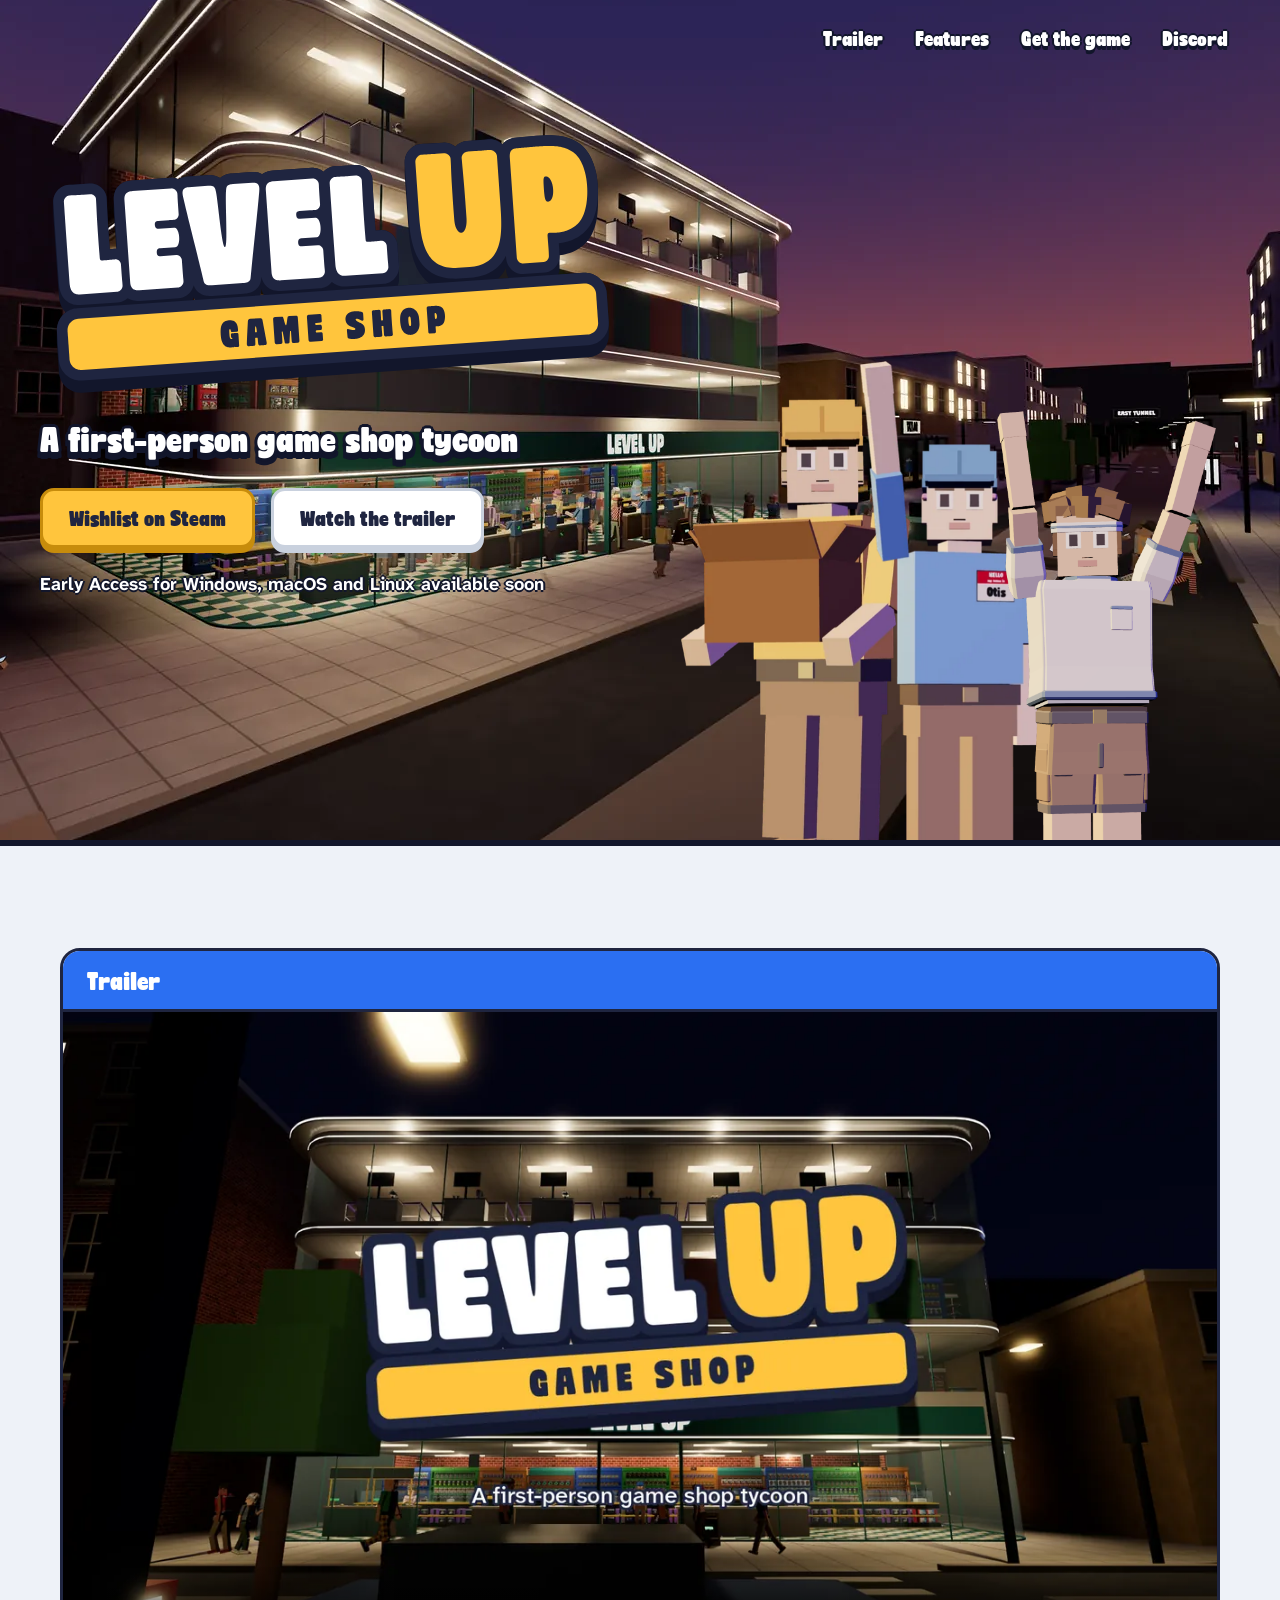
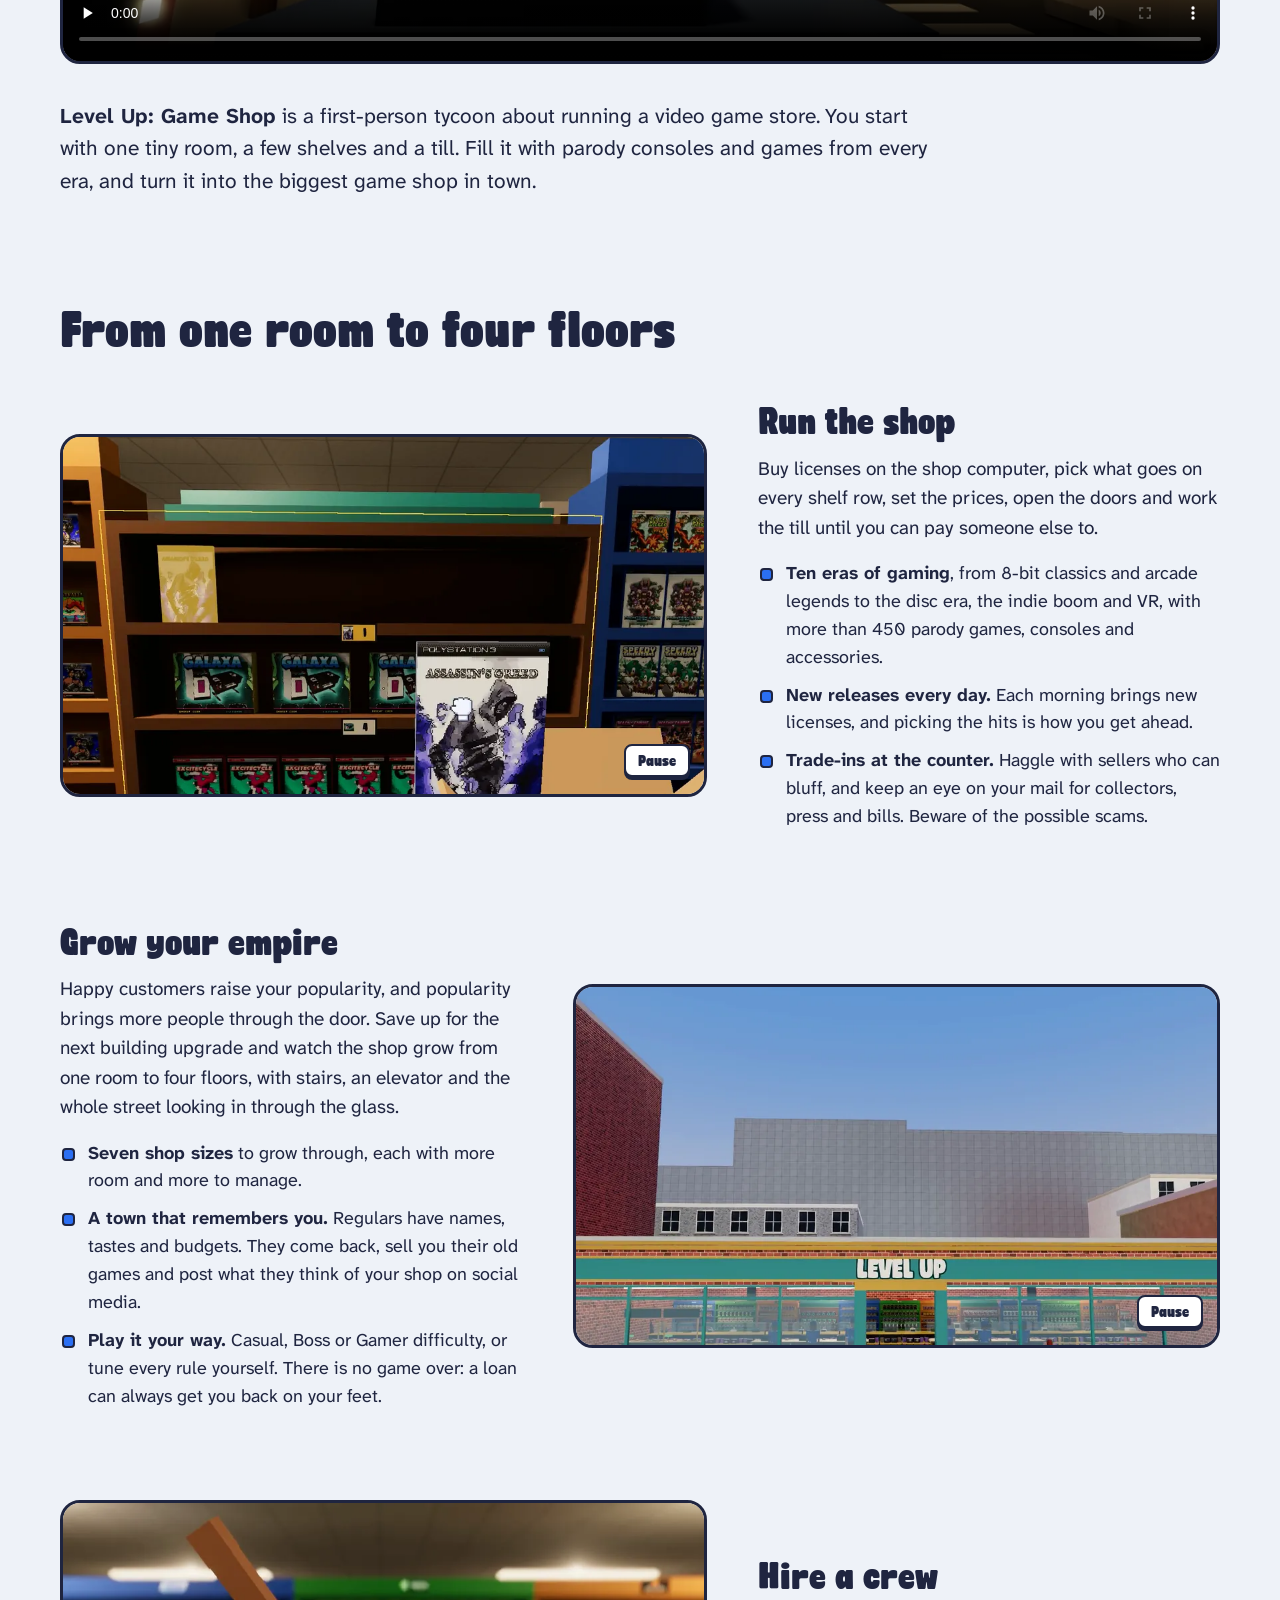
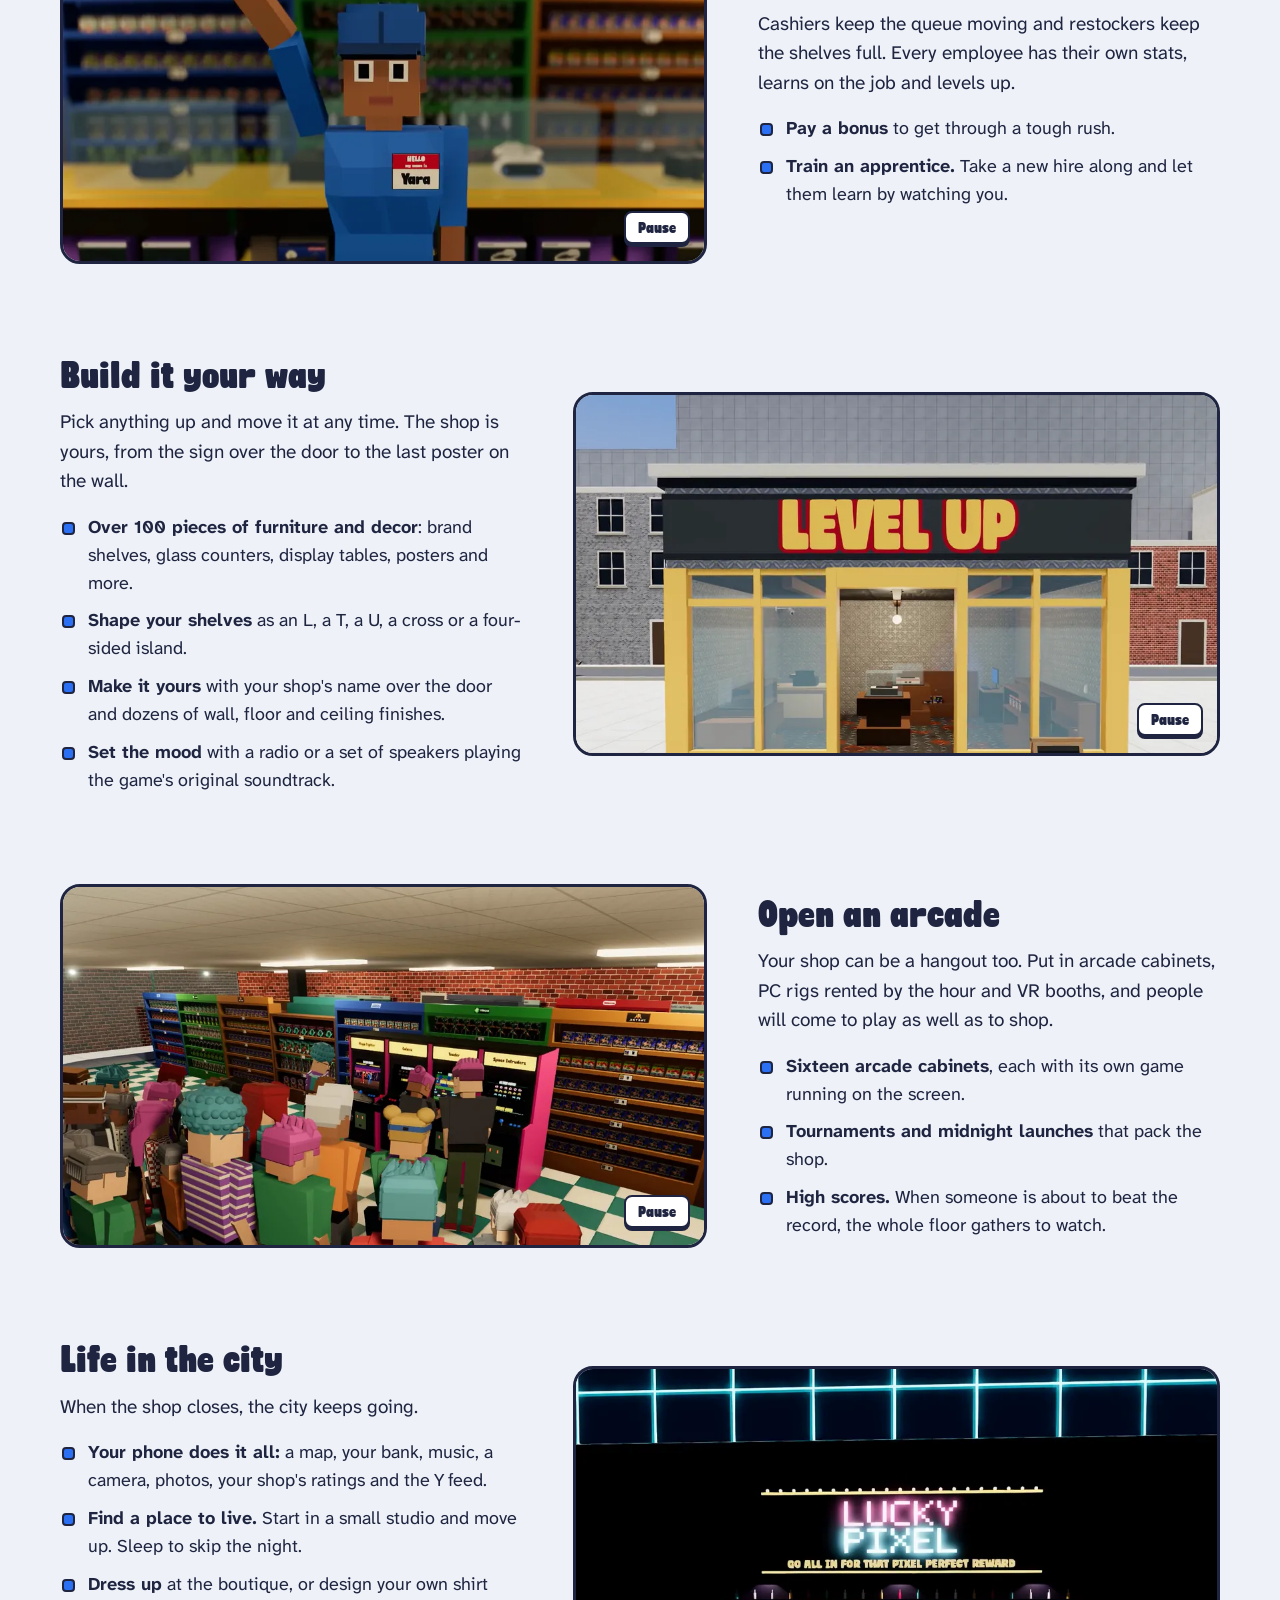
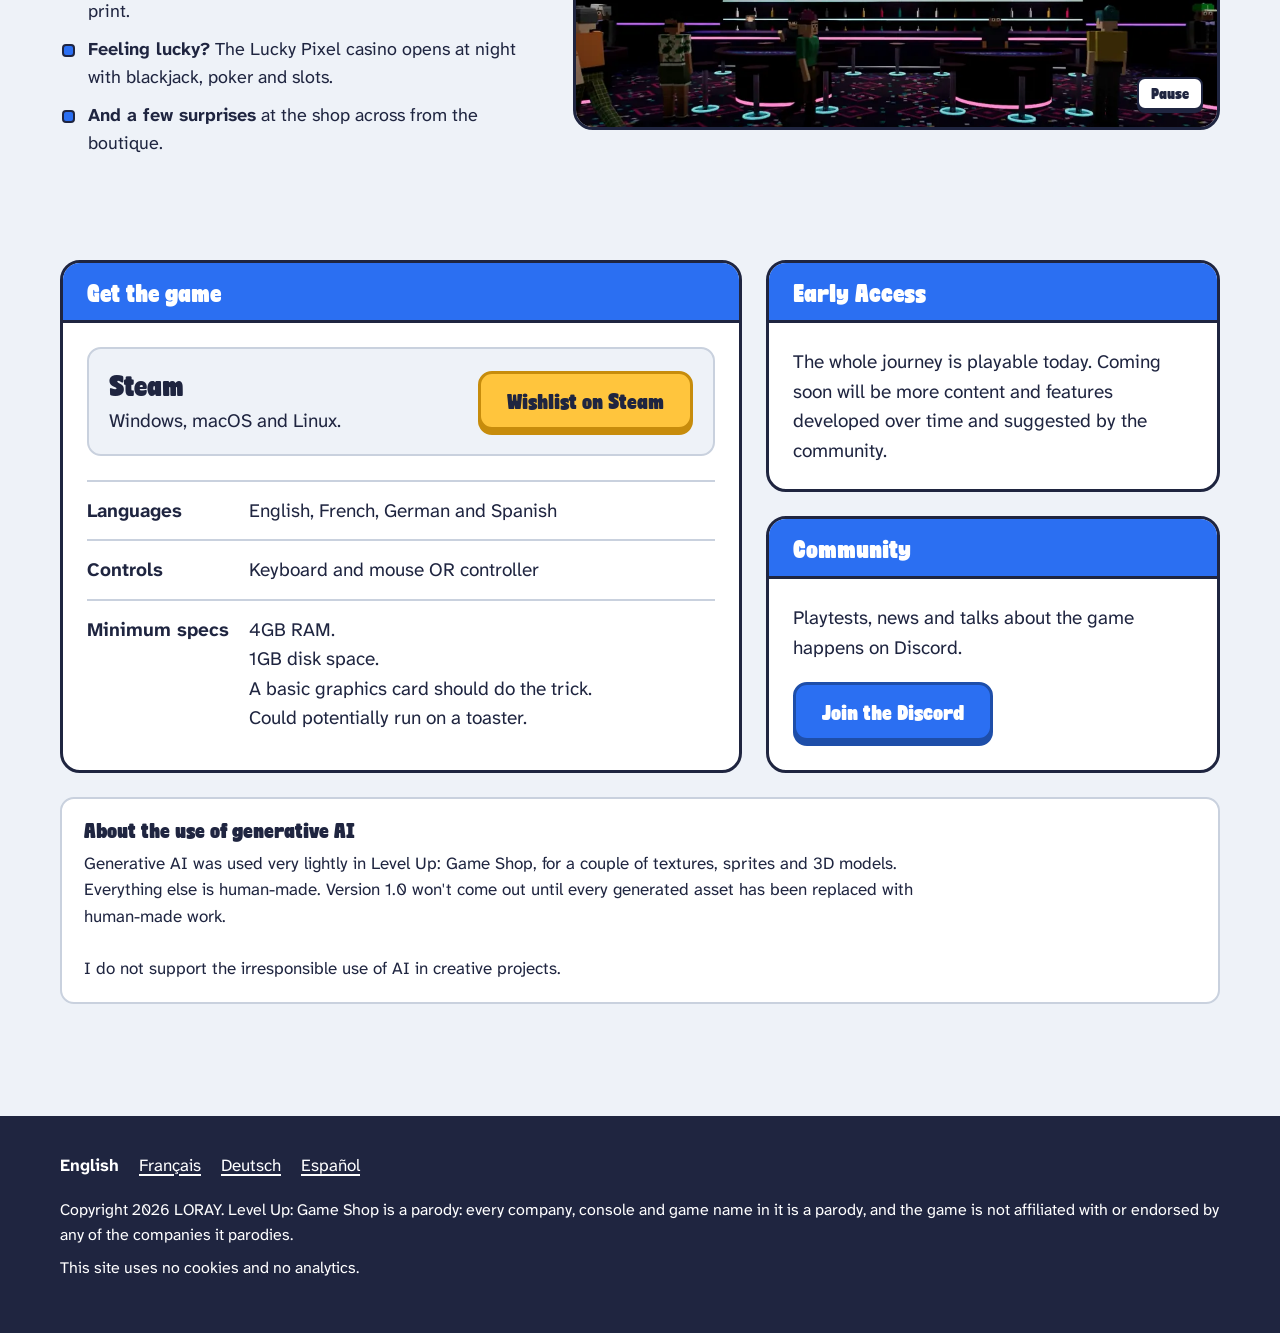
<file: index.html>
<!doctype html>
<html lang="en">

<head>
  <meta charset="utf-8">
  <meta name="viewport" content="width=device-width, initial-scale=1">
  <title data-i18n="META_TITLE">Level Up: Game Shop ~ A first-person game shop tycoon</title>
  <meta name="description" data-i18n-attr="content: META_DESCRIPTION"
    content="Open a one-room game shop and grow it into a four-floor store. Buy licenses from the 8-bit era to VR, stock the shelves, haggle over trade-ins, hire a crew and open an arcade. Coming soon to Early Access on Steam.">
  <meta name="theme-color" content="#2c2457">
  <link rel="icon" href="img/icon.svg" type="image/svg+xml">
  <link rel="icon" href="img/favicon-32.png" sizes="32x32" type="image/png">
  <link rel="apple-touch-icon" href="img/apple-touch-icon.png">
  <link rel="canonical" href="https://levelupgameshop.com/">
  <meta property="og:type" content="website">
  <meta property="og:url" content="https://levelupgameshop.com/">
  <meta property="og:title" content="Level Up: Game Shop">
  <meta property="og:description"
    content="A first-person game shop tycoon. Start with one tiny room and grow it into the biggest game shop in town.">
  <meta property="og:image" content="https://levelupgameshop.com/img/share.jpg">
  <meta property="og:image:width" content="1200">
  <meta property="og:image:height" content="630">
  <meta name="twitter:card" content="summary_large_image">
  <script src="js/i18n.js"></script>
  <link rel="preload" href="fonts/super-mellow.woff2" as="font" type="font/woff2" crossorigin>
  <link rel="stylesheet" href="css/site.css">
  <script src="js/site.js" defer></script>
</head>

<body>
  <a class="skip" href="#main" data-i18n="SKIP">Skip to content</a>

  <header class="hero" id="top">
    <img class="hero-plate" src="img/hero-1280.webp" srcset="img/hero-1280.webp 1280w, img/hero-2560.webp 2560w"
      sizes="100vw" alt="" fetchpriority="high">
    <nav class="nav" aria-label="Main" data-i18n-attr="aria-label: NAV_LABEL">
      <ul>
        <li class="nav-trailer"><a href="#trailer" data-i18n="NAV_TRAILER">Trailer</a></li>
        <li><a href="#features" data-i18n="NAV_FEATURES">Features</a></li>
        <li><a href="#get" data-i18n="NAV_GET">Get the game</a></li>
        <li><a href="https://discord.gg/MetKdqtyPT">Discord</a></li>
      </ul>
    </nav>
    <div class="pitch">
      <h1 class="logo"><img src="img/logo.svg" alt="Level Up: Game Shop" width="1266" height="637"></h1>
      <p class="tagline" data-i18n="HERO_TAGLINE">A first-person game shop tycoon</p>
      <div class="actions">
        <a class="button button-gold" href="https://store.steampowered.com/app/STEAM_APP_ID/" data-i18n="BTN_WISHLIST">Wishlist on Steam</a>
        <a class="button button-paper" href="#trailer" data-play-trailer data-i18n="BTN_TRAILER">Watch the trailer</a>
      </div>
      <p class="status" data-i18n="HERO_STATUS">Early Access for Windows, macOS and Linux available soon</p>
    </div>
    <div class="crew" aria-hidden="true">
      <img class="crew-restocker" src="img/restocker.webp" alt="" width="348" height="900">
      <img class="crew-cashier" src="img/cashier.webp" alt="" width="259" height="900">
      <img class="crew-customer" src="img/sports_guy.webp" alt="" width="696" height="1842">
    </div>
  </header>

  <main id="main">
    <section class="section trailer" id="trailer" aria-labelledby="trailer-title">
      <div class="card">
        <h2 class="band" id="trailer-title" data-i18n="TRAILER_TITLE">Trailer</h2>
        <video class="trailer-video" controls preload="none" playsinline poster="img/trailer-poster.webp">
          <source src="video/trailer-1080p.mp4" type="video/mp4" media="(min-width: 800px)">
          <source src="video/trailer-720p.mp4" type="video/mp4">
        </video>
      </div>
      <p class="intro" data-i18n="INTRO"><strong>Level Up: Game Shop</strong> is a first-person tycoon about running a video game store.
        You start with one tiny room, a few shelves and a till. Fill it with parody consoles and games from every era,
        and turn it into the biggest game shop in town.</p>
    </section>

    <section class="section features" id="features" aria-labelledby="features-title">
      <h2 class="title" id="features-title" data-i18n="FEATURES_TITLE">From one room to four floors</h2>

      <article class="feature">
        <figure class="clip">
          <video muted loop playsinline preload="none" poster="img/run.webp" data-clip>
            <source src="video/run.mp4" type="video/mp4">
          </video>
          <button class="clip-toggle" type="button" data-play="Play" data-pause="Pause"
            data-i18n-attr="data-play: CLIP_PLAY; data-pause: CLIP_PAUSE">Pause</button>
        </figure>
        <div class="feature-text">
          <h3 data-i18n="RUN_TITLE">Run the shop</h3>
          <p data-i18n="RUN_TEXT">Buy licenses on the shop computer, pick what goes on every shelf
            row, set the prices, open the doors and work the till until you can pay someone else to.</p>
          <ul>
            <li data-i18n="RUN_1"><strong>Ten eras of gaming</strong>, from 8-bit classics and arcade legends to the disc era, the indie
              boom and VR, with more than 450 parody games, consoles and accessories.</li>
            <li data-i18n="RUN_2"><strong>New releases every day.</strong> Each morning brings new licenses, and picking the hits
              is how you get ahead.</li>
            <li data-i18n="RUN_3"><strong>Trade-ins at the counter.</strong> Haggle with sellers who can bluff, and keep an eye on your mail
              for collectors, press and bills. Beware of the possible scams.</li>
          </ul>
        </div>
      </article>

      <article class="feature">
        <figure class="clip">
          <video muted loop playsinline preload="none" poster="img/grow.webp" data-clip>
            <source src="video/grow.mp4" type="video/mp4">
          </video>
          <button class="clip-toggle" type="button" data-play="Play" data-pause="Pause"
            data-i18n-attr="data-play: CLIP_PLAY; data-pause: CLIP_PAUSE">Pause</button>
        </figure>
        <div class="feature-text">
          <h3 data-i18n="GROW_TITLE">Grow your empire</h3>
          <p data-i18n="GROW_TEXT">Happy customers raise your popularity, and popularity brings more people through the door. Save up for the
            next building upgrade and watch the shop grow from one room to four floors, with stairs, an elevator and the
            whole street looking in through the glass.</p>
          <ul>
            <li data-i18n="GROW_1"><strong>Seven shop sizes</strong> to grow through, each with more room and more to manage.</li>
            <li data-i18n="GROW_2"><strong>A town that remembers you.</strong> Regulars have names, tastes and budgets. They come back,
              sell you their old games and post what they think of your shop on social media.</li>
            <li data-i18n="GROW_3"><strong>Play it your way.</strong> Casual, Boss or Gamer difficulty, or tune every rule yourself. There
              is no game over: a loan can always get you back on your feet.</li>
          </ul>
        </div>
      </article>

      <article class="feature">
        <figure class="clip">
          <video muted loop playsinline preload="none" poster="img/crew.webp" data-clip>
            <source src="video/crew.mp4" type="video/mp4">
          </video>
          <button class="clip-toggle" type="button" data-play="Play" data-pause="Pause"
            data-i18n-attr="data-play: CLIP_PLAY; data-pause: CLIP_PAUSE">Pause</button>
        </figure>
        <div class="feature-text">
          <h3 data-i18n="CREW_TITLE">Hire a crew</h3>
          <p data-i18n="CREW_TEXT">Cashiers keep the queue moving and restockers keep the shelves full. Every employee has their own stats,
            learns on the job and levels up.</p>
          <ul>
            <li data-i18n="CREW_1"><strong>Pay a bonus</strong> to get through a tough rush.</li>
            <li data-i18n="CREW_2"><strong>Train an apprentice.</strong> Take a new hire along and let them learn by watching you.</li>
          </ul>
        </div>
      </article>

      <article class="feature">
        <figure class="clip">
          <video muted loop playsinline preload="none" poster="img/build.webp" data-clip>
            <source src="video/build.mp4" type="video/mp4">
          </video>
          <button class="clip-toggle" type="button" data-play="Play" data-pause="Pause"
            data-i18n-attr="data-play: CLIP_PLAY; data-pause: CLIP_PAUSE">Pause</button>
        </figure>
        <div class="feature-text">
          <h3 data-i18n="BUILD_TITLE">Build it your way</h3>
          <p data-i18n="BUILD_TEXT">Pick anything up and move it at any time. The shop is yours, from the sign over the door to the last poster
            on the wall.</p>
          <ul>
            <li data-i18n="BUILD_1"><strong>Over 100 pieces of furniture and decor</strong>: brand shelves, glass counters, display tables,
              posters and more.</li>
            <li data-i18n="BUILD_2"><strong>Shape your shelves</strong> as an L, a T, a U, a cross or a four-sided island.</li>
            <li data-i18n="BUILD_3"><strong>Make it yours</strong> with your shop's name over the door and dozens of wall, floor and ceiling
              finishes.</li>
            <li data-i18n="BUILD_4"><strong>Set the mood</strong> with a radio or a set of speakers playing the game's original soundtrack.
            </li>
          </ul>
        </div>
      </article>

      <article class="feature">
        <figure class="clip">
          <video muted loop playsinline preload="none" poster="img/arcade.webp" data-clip>
            <source src="video/arcade.mp4" type="video/mp4">
          </video>
          <button class="clip-toggle" type="button" data-play="Play" data-pause="Pause"
            data-i18n-attr="data-play: CLIP_PLAY; data-pause: CLIP_PAUSE">Pause</button>
        </figure>
        <div class="feature-text">
          <h3 data-i18n="ARCADE_TITLE">Open an arcade</h3>
          <p data-i18n="ARCADE_TEXT">Your shop can be a hangout too. Put in arcade cabinets, PC rigs rented by the hour and VR booths, and
            people will come to play as well as to shop.</p>
          <ul>
            <li data-i18n="ARCADE_1"><strong>Sixteen arcade cabinets</strong>, each with its own game running on the screen.</li>
            <li data-i18n="ARCADE_2"><strong>Tournaments and midnight launches</strong> that pack the shop.</li>
            <li data-i18n="ARCADE_3"><strong>High scores.</strong> When someone is about to beat the record, the whole floor gathers to
              watch.</li>
          </ul>
        </div>
      </article>

      <article class="feature">
        <figure class="clip">
          <video muted loop playsinline preload="none" poster="img/city.webp" data-clip>
            <source src="video/city.mp4" type="video/mp4">
          </video>
          <button class="clip-toggle" type="button" data-play="Play" data-pause="Pause"
            data-i18n-attr="data-play: CLIP_PLAY; data-pause: CLIP_PAUSE">Pause</button>
        </figure>
        <div class="feature-text">
          <h3 data-i18n="CITY_TITLE">Life in the city</h3>
          <p data-i18n="CITY_TEXT">When the shop closes, the city keeps going.</p>
          <ul>
            <li data-i18n="CITY_1"><strong>Your phone does it all:</strong> a map, your bank, music, a camera, photos, your shop's ratings
              and the Y feed.</li>
            <li data-i18n="CITY_2"><strong>Find a place to live.</strong> Start in a small studio and move up. Sleep to skip the night.
            </li>
            <li data-i18n="CITY_3"><strong>Dress up</strong> at the boutique, or design your own shirt print.</li>
            <li data-i18n="CITY_4"><strong>Feeling lucky?</strong> The Lucky Pixel casino opens at night with blackjack, poker and slots.
            </li>
            <li data-i18n="CITY_5"><strong>And a few surprises</strong> at the shop across from the boutique.</li>
          </ul>
        </div>
      </article>
    </section>

    <section class="section get" id="get" aria-label="Get the game" data-i18n-attr="aria-label: GET_TITLE">
      <div class="card card-store">
        <h2 class="band" data-i18n="GET_TITLE">Get the game</h2>
        <div class="card-body">
          <ul class="stores">
            <li class="store">
              <div class="store-text">
                <h3>Steam</h3>
                <p data-i18n="STEAM_PLATFORMS">Windows, macOS and Linux.</p>
              </div>
              <a class="button button-gold" href="https://store.steampowered.com/app/STEAM_APP_ID/" data-i18n="BTN_WISHLIST">Wishlist on
                Steam</a>
            </li>
          </ul>
          <dl class="facts">
            <div>
              <dt data-i18n="FACT_LANGUAGES">Languages</dt>
              <dd data-i18n="FACT_LANGUAGES_VALUE">English, French, German and Spanish</dd>
            </div>
            <div>
              <dt data-i18n="FACT_CONTROLS">Controls</dt>
              <dd data-i18n="FACT_CONTROLS_VALUE">Keyboard and mouse OR controller</dd>
            </div>
            <div>
              <dt data-i18n="FACT_SPECS">Minimum specs</dt>
              <dd data-i18n="FACT_SPECS_VALUE">4GB RAM.<br>1GB disk space.<br>A basic graphics card should do the trick.<br>Could potentially run on a toaster.</dd>
            </div>
          </dl>
        </div>
      </div>

      <div class="card">
        <h2 class="band" data-i18n="EA_TITLE">Early Access</h2>
        <div class="card-body">
          <p data-i18n="EA_TEXT">The whole journey is playable today. Coming soon will be more content and features developed over time and
            suggested by the community.</p>
        </div>
      </div>

      <div class="card">
        <h2 class="band" data-i18n="COMMUNITY_TITLE">Community</h2>
        <div class="card-body">
          <p data-i18n="COMMUNITY_TEXT">Playtests, news and talks about the game happens on Discord.</p>
          <a class="button button-chrome" href="https://discord.gg/MetKdqtyPT" data-i18n="BTN_DISCORD">Join the Discord</a>
        </div>
      </div>

      <aside class="notice" aria-labelledby="ai-title">
        <h2 class="notice-title" id="ai-title" data-i18n="AI_TITLE">About the use of generative AI</h2>
        <p data-i18n="AI_TEXT">Generative AI was used very lightly in Level Up: Game Shop, for a couple of textures, sprites and 3D
          models. Everything else is human-made. Version 1.0 won't come out until every generated asset has been replaced
          with human-made work.<br><br>I do not support the irresponsible use of AI in creative projects.</p>
      </aside>
    </section>
  </main>

  <footer class="footer">
    <nav class="languages" aria-label="Language" data-i18n-attr="aria-label: FOOTER_LANGUAGE">
      <ul>
        <li><a href="?lang=en" hreflang="en" lang="en" data-language="en">English</a></li>
        <li><a href="?lang=fr" hreflang="fr" lang="fr" data-language="fr">Français</a></li>
        <li><a href="?lang=de" hreflang="de" lang="de" data-language="de">Deutsch</a></li>
        <li><a href="?lang=es" hreflang="es" lang="es" data-language="es">Español</a></li>
      </ul>
    </nav>
    <p data-i18n="FOOTER_LEGAL">Copyright 2026 LORAY. Level Up: Game Shop is a parody: every company, console and game name in it is a parody,
      and the game is not affiliated with or endorsed by any of the companies it parodies.</p>
    <p data-i18n="FOOTER_PRIVACY">This site uses no cookies and no analytics.</p>
  </footer>
</body>

</html>
</file>
<file: css/site.css>
@font-face {
  font-family: "Super Mellow";
  src: url("../fonts/super-mellow.woff2") format("woff2");
  font-display: swap;
}

@font-face {
  font-family: "Atkinson Hyperlegible Next";
  src: url("../fonts/atkinson-hyperlegible-next.woff2") format("woff2");
  font-weight: 200 800;
  font-display: swap;
}

:root {
  --ink: #1f2540;
  --edge: #12162b;
  --paper: #ffffff;
  --frost: #eef2f8;
  --line: #c9d1de;
  --night: #2c2457;
  --chrome: #2b6ff2;
  --chrome-deep: #1e4ea9;
  --chrome-hover: #4a85f4;
  --chrome-ink: #2b6ff2;
  --gold: #ffc53d;
  --gold-deep: #c78c0c;
  --gold-hover: #ffd36b;
  --white: #ffffff;
  --display: "Super Mellow", "Arial Rounded MT Bold", system-ui, sans-serif;
  --body: "Atkinson Hyperlegible Next", system-ui, sans-serif;
  --gutter: clamp(16px, 4vw, 40px);
  --outline-text: 0 3px 0 var(--edge), 3px 0 0 var(--edge), -3px 0 0 var(--edge), 0 -3px 0 var(--edge),
    2px 2px 0 var(--edge), -2px 2px 0 var(--edge), 2px -2px 0 var(--edge), -2px -2px 0 var(--edge),
    0 7px 0 var(--edge), 3px 6px 0 var(--edge), -3px 6px 0 var(--edge);
  color-scheme: light;
}

@media (prefers-color-scheme: dark) {
  :root {
    --ink: #f3f5f9;
    --paper: #1b2030;
    --frost: #262d40;
    --line: #3b445c;
    --chrome-ink: #6e9cf6;
    color-scheme: dark;
  }
}

*,
*::before,
*::after {
  box-sizing: border-box;
}

html {
  -webkit-text-size-adjust: 100%;
}

.translating body {
  visibility: hidden;
}

@media (prefers-reduced-motion: no-preference) {
  html {
    scroll-behavior: smooth;
  }
}

body {
  margin: 0;
  background: var(--frost);
  color: var(--ink);
  font: 400 19px/1.55 var(--body);
}

img {
  pointer-events: none;
  -khtml-user-select: none;
  -o-user-select: none;
  -moz-user-select: none;
  -webkit-user-select: none;
  user-select: none;
}

img,
video {
  max-width: 100%;
}

a {
  color: var(--chrome-ink);
  text-decoration-thickness: 2px;
  text-underline-offset: 3px;
}

:focus-visible {
  outline: 3px solid var(--chrome-ink);
  outline-offset: 4px;
  border-radius: 6px;
}

::selection {
  background: var(--chrome);
  color: var(--white);
}

.skip {
  position: absolute;
  left: 16px;
  top: -80px;
  z-index: 10;
  padding: 10px 16px;
  background: var(--paper);
  color: var(--ink);
  border: 3px solid var(--ink);
  border-radius: 10px;
  font: 18px/1 var(--display);
  text-decoration: none;
}

.skip:focus {
  top: 16px;
}

.button {
  --fill: var(--paper);
  --shade: var(--line);
  --hover: var(--frost);
  --on: var(--ink);
  display: inline-block;
  margin-bottom: 5px;
  padding: 15px 26px 14px;
  border: 3px solid var(--shade);
  border-radius: 14px;
  background: var(--fill);
  box-shadow: 0 5px 0 var(--shade);
  color: var(--on);
  font: 22px/1.1 var(--display);
  text-align: center;
  text-decoration: none;
  cursor: pointer;
  transition: background-color 80ms linear;
}

.button:hover {
  background: var(--hover);
}

.button:active {
  transform: translateY(5px);
  box-shadow: 0 0 0 var(--shade);
}

.button-gold {
  --fill: var(--gold);
  --shade: var(--gold-deep);
  --hover: var(--gold-hover);
  --on: #1f2540;
}

.button-chrome {
  --fill: var(--chrome);
  --shade: var(--chrome-deep);
  --hover: var(--chrome-hover);
  --on: var(--white);
}

.hero {
  position: relative;
  isolation: isolate;
  display: grid;
  grid-template-rows: auto 1fr;
  min-height: clamp(640px, 94vh, 980px);
  overflow: hidden;
  background: var(--night);
  border-bottom: 6px solid var(--edge);
}

.hero :focus-visible {
  outline-color: var(--white);
}

.hero-plate {
  position: absolute;
  inset: 0;
  z-index: -2;
  width: 100%;
  height: 100%;
  object-fit: cover;
  object-position: 40% 62%;
}

.nav {
  padding: 20px var(--gutter);
}

.nav ul {
  display: flex;
  flex-wrap: wrap;
  justify-content: flex-end;
  gap: 4px 8px;
  margin: 0;
  padding: 0;
  list-style: none;
}

.nav a {
  display: block;
  padding: 6px 12px;
  color: var(--white);
  font: 21px/1.2 var(--display);
  text-decoration: none;
  text-shadow: 0 2px 0 var(--edge), 2px 0 0 var(--edge), -2px 0 0 var(--edge), 0 -2px 0 var(--edge),
    0 4px 0 var(--edge);
}

.nav a:hover {
  color: var(--gold);
}

.pitch {
  align-self: start;
  width: min(100%, max(680px, 46vw));
  padding: clamp(8px, 4vh, 56px) var(--gutter) 40px;
}

.logo {
  margin: 0;
}

.logo img {
  display: block;
  width: 100%;
  height: auto;
  margin-left: -1.5%;
}

.tagline {
  margin: 4px 0 28px;
  color: var(--white);
  font: clamp(26px, 3.2vw, 36px)/1.15 var(--display);
  text-shadow: var(--outline-text);
}

.actions {
  display: flex;
  flex-wrap: wrap;
  gap: 12px 16px;
}

.status {
  margin: 18px 0 0;
  color: var(--white);
  font-weight: 700;
  font-size: 18px;
  text-shadow: 0 2px 0 var(--edge), 2px 0 0 var(--edge), -2px 0 0 var(--edge), 0 -2px 0 var(--edge);
}

.crew {
  position: absolute;
  right: clamp(0px, 5vw, 96px);
  bottom: 0;
  z-index: -1;
  --crew-height: min(70vh, 660px);
  display: flex;
  align-items: flex-end;
  height: var(--crew-height);
  transform: translateY(24%);
  pointer-events: none;
}

.crew img {
  width: auto;
  height: 100%;
}

.crew .crew-restocker {
  height: 94%;
  margin-right: calc(var(--crew-height) * -0.08);
}

.crew .crew-customer {
  height: 92%;
  margin-left: calc(var(--crew-height) * -0.07);
}

@media (prefers-reduced-motion: no-preference) {
  .js .crew img {
    transform: translateY(100%);
  }

  .js .crew.is-up img {
    animation: rise 680ms cubic-bezier(0.2, 1.4, 0.45, 1) both;
  }

  .js .crew.is-up .crew-cashier {
    animation-delay: 250ms;
  }

  .js .crew.is-up .crew-restocker {
    animation-delay: 400ms;
  }

  .js .crew.is-up .crew-customer {
    animation-delay: 550ms;
  }
}

@keyframes rise {
  from {
    transform: translateY(100%);
  }

  to {
    transform: none;
  }
}

.section {
  max-width: 1240px;
  margin: 0 auto;
  padding: clamp(56px, 8vw, 104px) var(--gutter) 0;
}

.card {
  overflow: hidden;
  background: var(--paper);
  border: 3px solid var(--ink);
  border-radius: 20px;
}

.band {
  margin: 0;
  padding: 14px 24px 12px;
  background: var(--chrome);
  border-bottom: 3px solid var(--ink);
  color: var(--white);
  font: 400 26px/1.2 var(--display);
}

.card-body {
  padding: 24px;
}

.card-body > p {
  margin: 0 0 20px;
}

.card-body > p:last-child {
  margin-bottom: 0;
}

.trailer-video {
  display: block;
  width: 100%;
  aspect-ratio: 16 / 9;
  background: var(--edge);
}

.intro {
  max-width: 62ch;
  margin: 36px 0 0;
  font-size: 21px;
}

.title {
  margin: 0 0 44px;
  font: 400 clamp(36px, 5vw, 52px)/1.08 var(--display);
}

.feature {
  display: grid;
  grid-template-columns: minmax(0, 7fr) minmax(0, 5fr);
  align-items: center;
  gap: 28px clamp(24px, 4vw, 56px);
  margin-bottom: clamp(56px, 7vw, 96px);
}

.feature:nth-of-type(even) {
  grid-template-columns: minmax(0, 5fr) minmax(0, 7fr);
}

.feature:nth-of-type(even) .clip {
  order: 2;
}

.feature:last-child {
  margin-bottom: 0;
}

.clip {
  position: relative;
  margin: 0;
  overflow: hidden;
  aspect-ratio: 16 / 9;
  background: var(--edge);
  border: 3px solid var(--ink);
  border-radius: 20px;
}

.clip video {
  display: block;
  width: 100%;
  height: 100%;
  object-fit: cover;
}

.clip-toggle {
  position: absolute;
  right: 14px;
  bottom: 17px;
  padding: 7px 12px 6px;
  background: #ffffff;
  border: 2px solid #1f2540;
  border-radius: 8px;
  box-shadow: 0 3px 0 #1f2540;
  color: #1f2540;
  font: 16px/1 var(--display);
  cursor: pointer;
}

.clip-toggle:hover {
  background: #eef2f8;
}

.clip-toggle:active {
  transform: translateY(3px);
  box-shadow: 0 0 0 #1f2540;
}

.clip-toggle:focus-visible {
  outline-color: var(--white);
}

.feature-text h3 {
  margin: 0 0 12px;
  font: 400 clamp(30px, 3.4vw, 38px)/1.1 var(--display);
}

.feature-text p {
  margin: 0 0 18px;
}

.feature-text ul {
  display: grid;
  gap: 10px;
  margin: 0;
  padding: 0;
  list-style: none;
  font-size: 18px;
}

.feature-text li {
  position: relative;
  padding-left: 28px;
}

.feature-text li::before {
  content: "";
  position: absolute;
  left: 2px;
  top: 0.45em;
  width: 13px;
  height: 13px;
  background: var(--chrome);
  border: 2px solid var(--ink);
  border-radius: 4px;
}

.get {
  display: grid;
  grid-template-columns: minmax(0, 3fr) minmax(0, 2fr);
  gap: 24px;
  padding-bottom: clamp(64px, 9vw, 112px);
}

.card-store {
  grid-row: span 2;
}

.notice {
  grid-column: 1 / -1;
  padding: 18px 22px 20px;
  background: var(--paper);
  border: 2px solid var(--line);
  border-radius: 14px;
  font-size: 17px;
}

.notice-title {
  margin: 0 0 6px;
  font: 400 22px/1.2 var(--display);
}

.notice p {
  max-width: 78ch;
  margin: 0;
}

.stores {
  display: grid;
  gap: 12px;
  margin: 0;
  padding: 0;
  list-style: none;
}

.store {
  display: flex;
  flex-wrap: wrap;
  align-items: center;
  justify-content: space-between;
  gap: 16px 24px;
  padding: 20px 20px 18px;
  background: var(--frost);
  border: 2px solid var(--line);
  border-radius: 14px;
}

.store h3 {
  margin: 0;
  font: 400 30px/1.1 var(--display);
}

.store p {
  margin: 4px 0 0;
}

.facts {
  display: grid;
  grid-template-columns: max-content minmax(0, 1fr);
  margin: 24px 0 0;
}

.facts div {
  display: grid;
  grid-column: 1 / -1;
  grid-template-columns: subgrid;
  gap: 4px 20px;
  padding: 14px 0;
  border-top: 2px solid var(--line);
}

.facts div:last-child {
  padding-bottom: 0;
}

.facts dt {
  font-weight: 700;
}

.facts dd {
  margin: 0;
}

.footer {
  padding: 36px var(--gutter) 44px;
  background: var(--ink);
  color: var(--paper);
  font-size: 16px;
}

.footer p {
  max-width: 1160px;
  margin: 0 auto 8px;
}

.languages ul {
  display: flex;
  flex-wrap: wrap;
  gap: 4px 20px;
  max-width: 1160px;
  margin: 0 auto 20px;
  padding: 0;
  list-style: none;
}

.languages a {
  color: inherit;
  font-size: 17px;
}

.languages a[aria-current] {
  font-weight: 700;
  text-decoration: none;
}

@media (prefers-color-scheme: dark) {
  .footer {
    background: var(--edge);
    color: var(--ink);
  }
}

@media (max-width: 900px) {
  .feature,
  .feature:nth-of-type(even),
  .get {
    grid-template-columns: minmax(0, 1fr);
  }

  .feature:nth-of-type(even) .clip {
    order: 0;
  }

  .card-store {
    grid-row: auto;
  }
}

@media (max-width: 760px) {
  .hero {
    grid-template-rows: auto auto 1fr;
    min-height: max(100svh, 640px);
  }

  .hero-plate {
    object-position: 30% 50%;
  }

  .nav ul {
    justify-content: center;
  }

  .nav a {
    font-size: 18px;
    padding: 6px 7px;
  }

  .nav-trailer {
    display: none;
  }

  .pitch {
    justify-self: center;
    padding: 4px var(--gutter) 24px;
    text-align: center;
  }

  .tagline {
    font-size: clamp(22px, 6.6vw, 36px);
  }

  .logo img {
    margin: 0 auto;
  }

  .actions {
    justify-content: center;
  }

  .crew {
    --crew-height: min(46svh, 400px, 96vw);
    position: relative;
    right: auto;
    justify-self: center;
    align-self: end;
    transform: translateY(22%);
  }

  .facts {
    grid-template-columns: minmax(0, 1fr);
  }

  .card-body,
  .store {
    padding: 18px;
  }
}

.lost .section {
  display: grid;
  place-items: center;
  min-height: 100svh;
  padding-bottom: clamp(56px, 8vw, 104px);
}

.lost-card {
  width: min(100%, 520px);
}
</file>
